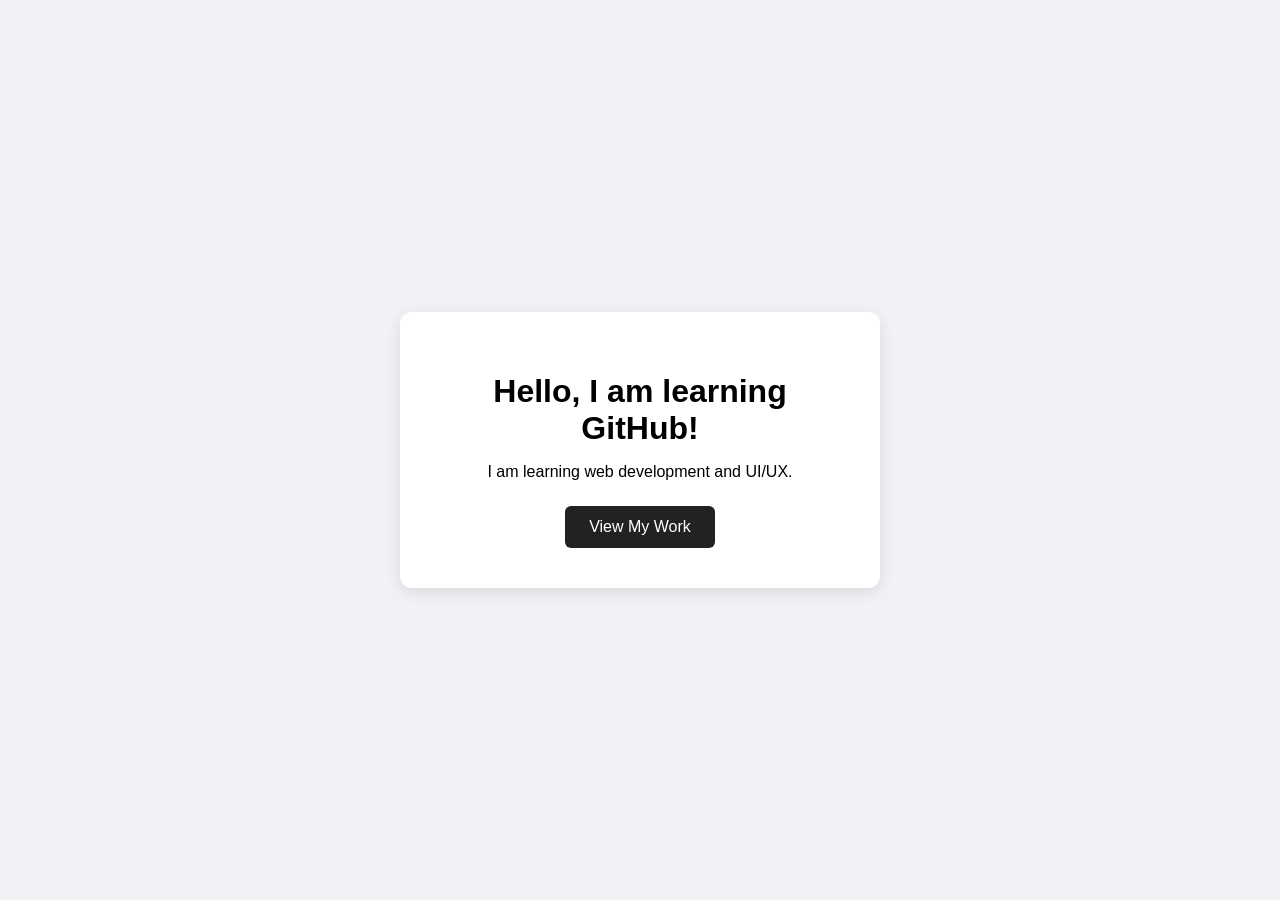
<file: index.html>
<!DOCTYPE html>
<html>
<head>
    <title>My First Project</title>
    <link rel="stylesheet" href="style.css">
</head>

<body>

    <div class="card">
        <h1>Hello, I am learning GitHub!</h1>

        <p>I am learning web development and UI/UX.</p>

        <a href="projects.html">View My Work</a>
    </div>

    <script src="script.js"></script>

</body>
</html>
</file>
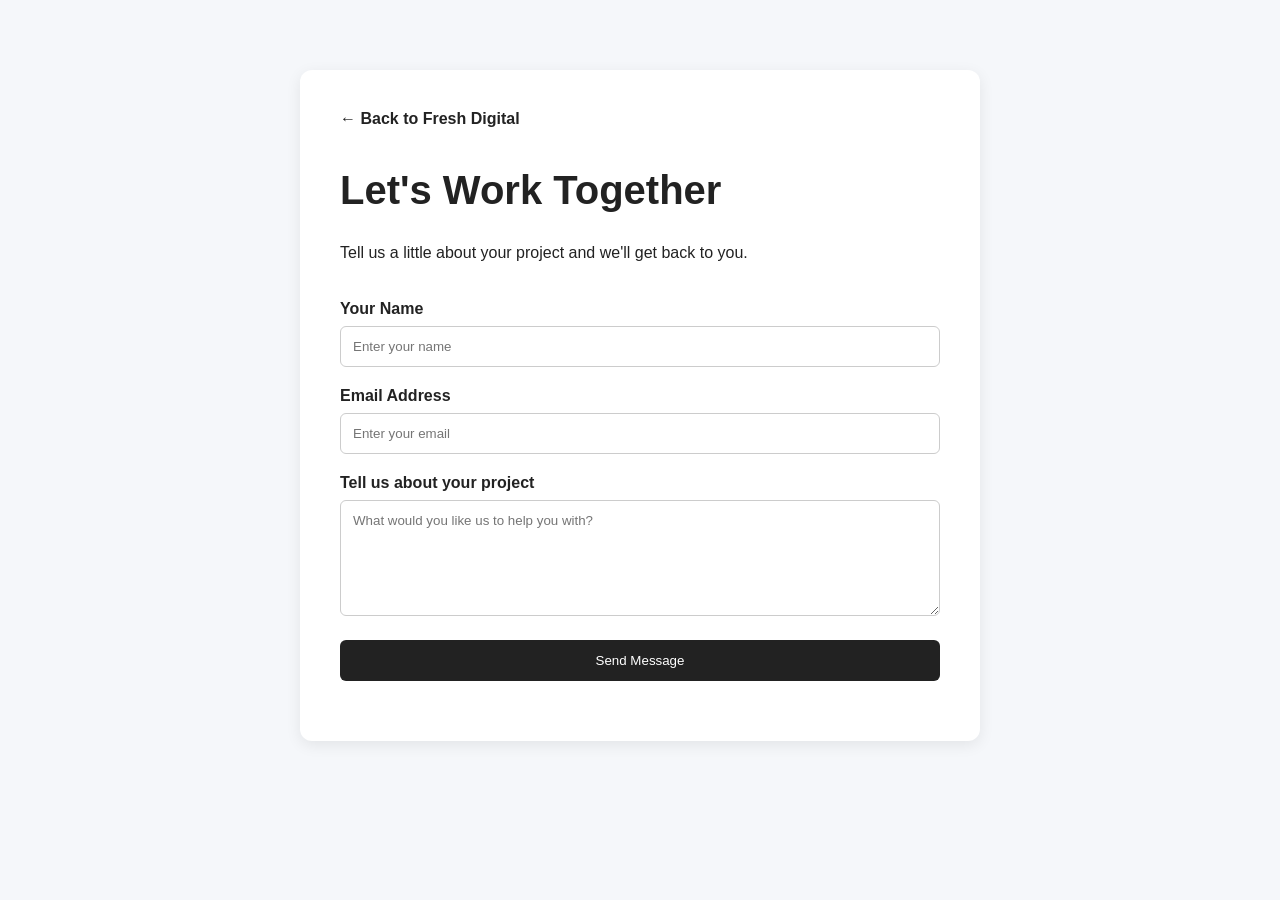
<file: contact.html>
<!DOCTYPE html>
<html lang="en">
<head>
    <meta charset="UTF-8">
    <meta name="viewport" content="width=device-width, initial-scale=1.0">

    <title>Contact Fresh Digital</title>

    <link rel="stylesheet" href="contact-style.css">
</head>

<body>

    <div class="contact-page">

        <a href="work.html" class="back-link">← Back to Fresh Digital</a>

        <h1>Let's Work Together</h1>

        <p>
            Tell us a little about your project and we'll get back to you.
        </p>

        <form id="contact-form">

            <label for="name">Your Name</label>
            <input
                type="text"
                id="name"
                placeholder="Enter your name"
                required
            >

            <label for="email">Email Address</label>
            <input
                type="email"
                id="email"
                placeholder="Enter your email"
                required
            >

            <label for="project">Tell us about your project</label>
            <textarea
                id="project"
                rows="6"
                placeholder="What would you like us to help you with?"
                required
            ></textarea>

            <button type="submit">Send Message</button>

        </form>

        <p id="message"></p>

    </div>

    <script src="script.js"></script>

</body>
</html>
</file>
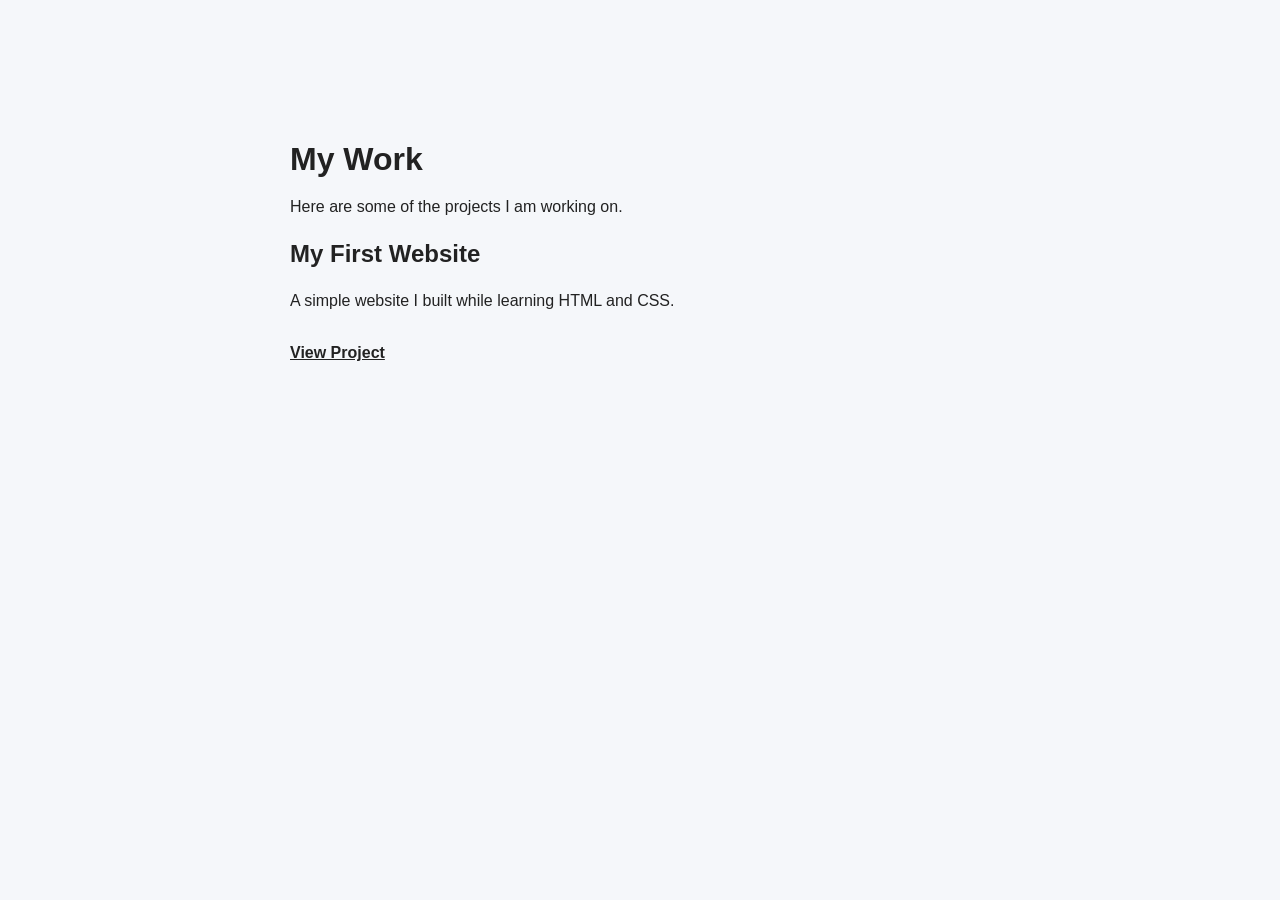
<file: projects.html>
<!DOCTYPE html>
<html>
<head>
    <title>My Projects</title>
    <link rel="stylesheet" href="projects-style.css">
</head>

<body>

    <div class="projects">
        <h1>My Work</h1>

        <p>Here are some of the projects I am working on.</p>

        <h2>My First Website</h2>

        <p>A simple website I built while learning HTML and CSS.</p>

        <a href="work.html">View Project</a>
    </div>

</body>
</html>
</file>
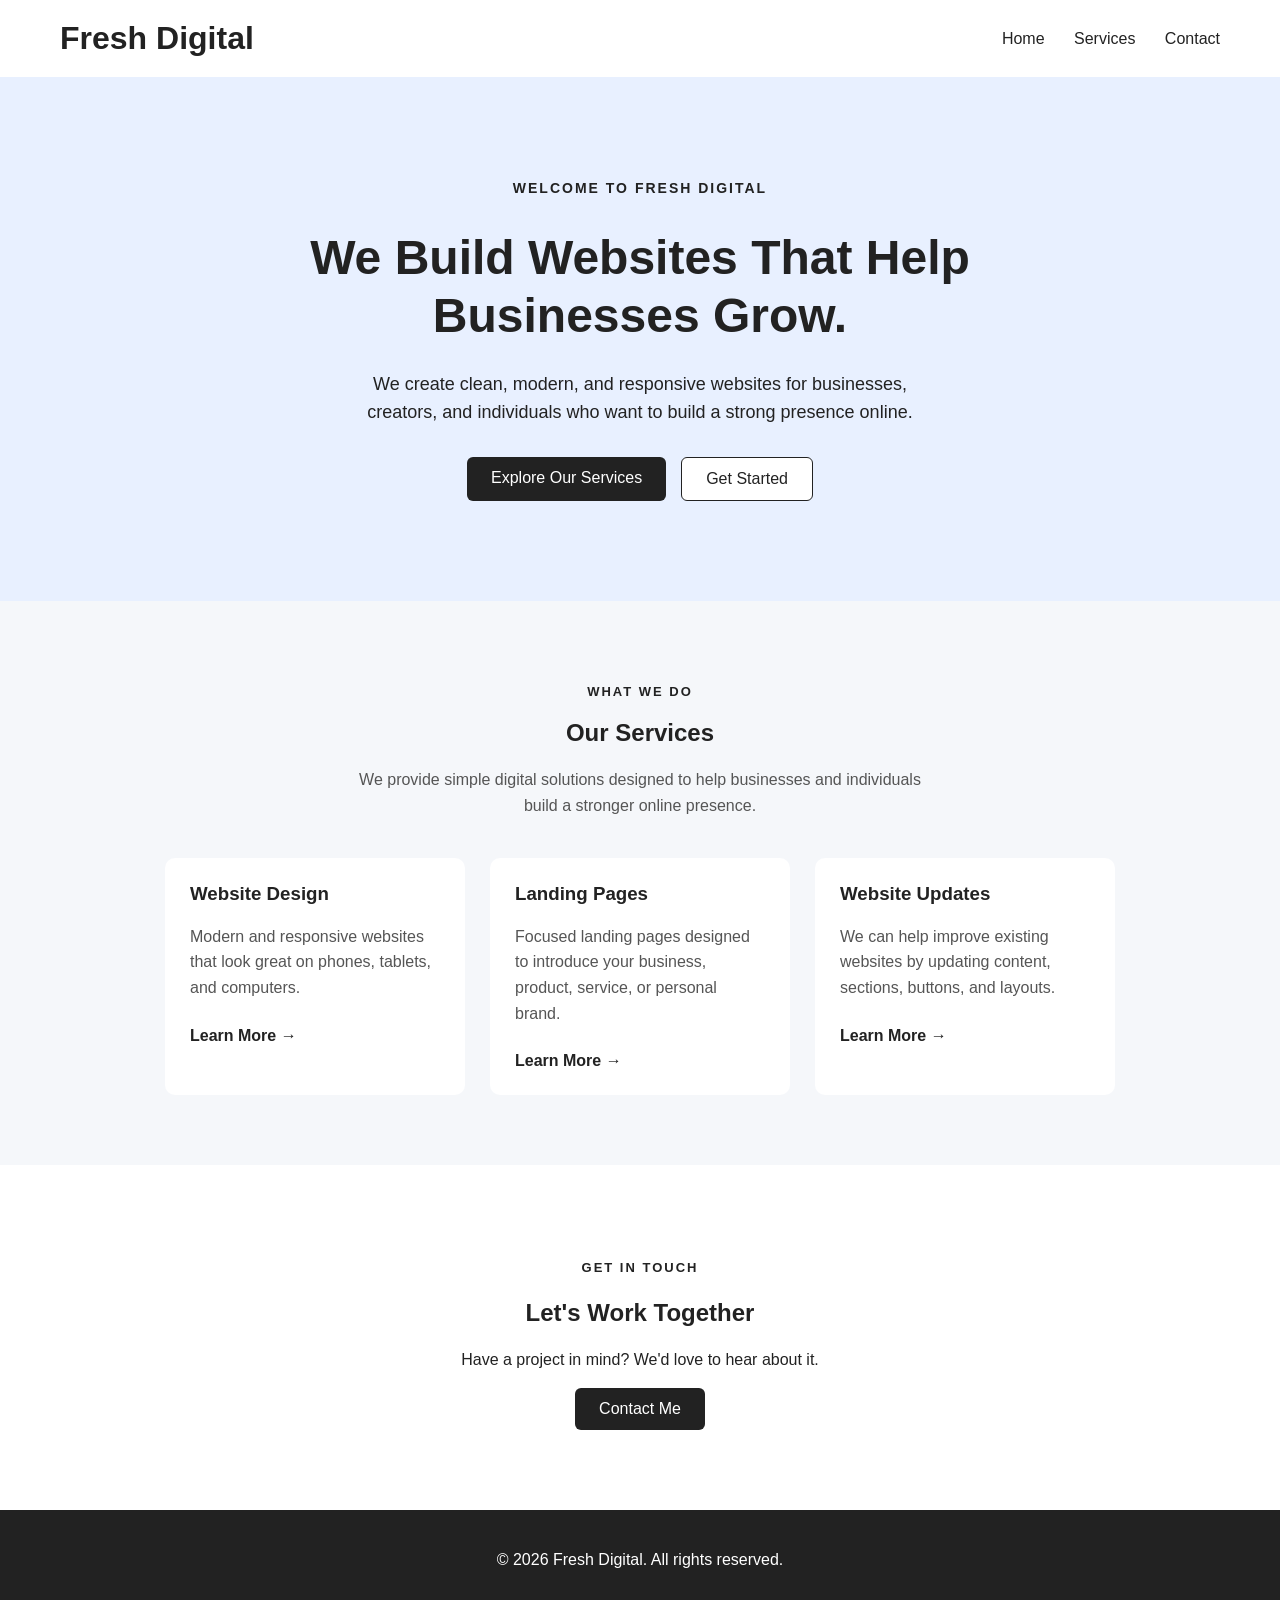
<file: work.html>
<!DOCTYPE html>
<html lang="en">

<head>
    <meta charset="UTF-8">
    <meta name="viewport" content="width=device-width, initial-scale=1.0">

    <title>Fresh Digital</title>

    <link rel="stylesheet" href="work-style.css">
</head>

<body>

    <header>
        <h1>Fresh Digital</h1>

        <nav>
            <a href="work.html">Home</a>
            <a href="#services">Services</a>
            <a href="contact.html">Contact</a>
        </nav>
    </header>


    <main>

        <!-- Hero Section -->

        <section class="hero">

            <div class="hero-content">

                <p class="hero-label">
                    WELCOME TO FRESH DIGITAL
                </p>

                <h2>
                    We Build Websites That Help Businesses Grow.
                </h2>

                <p class="hero-text">
                    We create clean, modern, and responsive websites for
                    businesses, creators, and individuals who want to build
                    a strong presence online.
                </p>

                <div class="hero-buttons">

                    <a href="#services" class="button">
                        Explore Our Services
                    </a>

                    <a href="contact.html" class="button secondary-button">
                        Get Started
                    </a>

                </div>

            </div>

        </section>


        <!-- Services Section -->

        <section id="services">

            <p class="section-label">
                WHAT WE DO
            </p>

            <h2>
                Our Services
            </h2>

            <p class="section-intro">
                We provide simple digital solutions designed to help
                businesses and individuals build a stronger online presence.
            </p>


            <div class="services">

                <div class="service-card">

                    <h3>
                        Website Design
                    </h3>

                    <p>
                        Modern and responsive websites that look great
                        on phones, tablets, and computers.
                    </p>

                    <a href="contact.html">
                        Learn More →
                    </a>

                </div>


                <div class="service-card">

                    <h3>
                        Landing Pages
                    </h3>

                    <p>
                        Focused landing pages designed to introduce your
                        business, product, service, or personal brand.
                    </p>

                    <a href="contact.html">
                        Learn More →
                    </a>

                </div>


                <div class="service-card">

                    <h3>
                        Website Updates
                    </h3>

                    <p>
                        We can help improve existing websites by updating
                        content, sections, buttons, and layouts.
                    </p>

                    <a href="contact.html">
                        Learn More →
                    </a>

                </div>

            </div>

        </section>


        <!-- Contact Call To Action -->

        <section class="contact">

            <p class="section-label">
                GET IN TOUCH
            </p>

            <h2>
                Let's Work Together
            </h2>

            <p>
                Have a project in mind? We'd love to hear about it.
            </p>

            <a href="contact.html" class="button">
                Contact Me
            </a>

        </section>

    </main>


    <footer>

        <p>
            © 2026 Fresh Digital. All rights reserved.
        </p>

    </footer>


</body>
</html>
</file>
<file: style.css>
body {
    margin: 0;
    min-height: 100vh;
    display: flex;
    justify-content: center;
    align-items: center;
    font-family: Arial, sans-serif;
    background-color: #f0f2f5;
}

.card {
    width: 400px;
    padding: 40px;
    background-color: white;
    border-radius: 12px;
    text-align: center;
    box-shadow: 0 4px 15px rgba(0, 0, 0, 0.1);
}

.card h1 {
    margin-bottom: 15px;
}

.card p {
    margin-bottom: 25px;
}

.card a {
    display: inline-block;
    padding: 12px 24px;
    background-color: #222;
    color: white;
    text-decoration: none;
    border-radius: 6px;
}
</file>
<file: contact-style.css>
body {
    margin: 0;
    font-family: Arial, sans-serif;
    background-color: #f5f7fa;
    color: #222;
}

.contact-page {
    max-width: 600px;
    margin: 70px auto;
    padding: 40px;
    background-color: white;
    border-radius: 12px;
    box-shadow: 0 4px 15px rgba(0, 0, 0, 0.08);
}

.back-link {
    color: #222;
    text-decoration: none;
    font-weight: bold;
}

.contact-page h1 {
    margin-top: 40px;
    font-size: 40px;
}

.contact-page > p {
    line-height: 1.6;
}

#contact-form {
    margin-top: 35px;
}

#contact-form label {
    display: block;
    margin-bottom: 8px;
    font-weight: bold;
}

#contact-form input,
#contact-form textarea {
    width: 100%;
    padding: 12px;
    margin-bottom: 20px;
    border: 1px solid #ccc;
    border-radius: 6px;
    box-sizing: border-box;
    font-family: Arial, sans-serif;
}

#contact-form textarea {
    resize: vertical;
}

#contact-form button {
    width: 100%;
    padding: 13px;
    border: none;
    border-radius: 6px;
    background-color: #222;
    color: white;
    cursor: pointer;
}

#message {
    margin-top: 20px;
    font-weight: bold;
}
</file>
<file: projects-style.css>
body {
    margin: 0;
    font-family: Arial, sans-serif;
    background-color: #f5f7fa;
    color: #222;
}

.projects {
    max-width: 700px;
    margin: 100px auto;
    padding: 20px;
}

.projects h1 {
    margin-bottom: 10px;
}

.projects p {
    line-height: 1.6;
}

.projects a {
    display: inline-block;
    margin-top: 15px;
    color: #222;
    font-weight: bold;
}
</file>
<file: work-style.css>
body {
    margin: 0;
    font-family: Arial, sans-serif;
    color: #222;
    background-color: #f5f7fa;
}

header {
    display: flex;
    justify-content: space-between;
    align-items: center;
    padding: 20px 60px;
    background-color: white;
}

header h1 {
    margin: 0;
}

nav a {
    margin-left: 25px;
    text-decoration: none;
    color: #222;
}

.hero {
    text-align: center;
    padding: 100px 20px;
    background-color: #e8f0ff;
}

.hero h2 {
    font-size: 42px;
    margin-bottom: 20px;
}

.hero p {
    max-width: 600px;
    margin: 0 auto 30px;
    line-height: 1.6;
}

.button,
button {
    display: inline-block;
    padding: 12px 24px;
    border: none;
    border-radius: 6px;
    background-color: #222;
    color: white;
    text-decoration: none;
    cursor: pointer;
}

#services {
    padding: 70px 40px;
    text-align: center;
}

.services {
    display: flex;
    justify-content: center;
    gap: 25px;
    margin-top: 40px;
}

.service-card {
    width: 250px;
    padding: 25px;
    background-color: white;
    border-radius: 10px;
}

.contact {
    text-align: center;
    padding: 70px 20px;
    background-color: white;
}

#message {
    margin-top: 20px;
    font-weight: bold;
}

footer {
    text-align: center;
    padding: 25px;
    background-color: #222;
    color: white;
}
.hero-content {
    max-width: 800px;
    margin: 0 auto;
}

.hero-label {
    font-size: 14px;
    font-weight: bold;
    letter-spacing: 2px;
    margin-bottom: 20px;
}

.hero h2 {
    font-size: 48px;
    line-height: 1.2;
    margin: 0 auto 25px;
}

.hero-text {
    font-size: 18px;
    line-height: 1.7;
}

.hero-buttons {
    display: flex;
    justify-content: center;
    gap: 15px;
    margin-top: 30px;
}

.secondary-button {
    background-color: white;
    color: #222;
    border: 1px solid #222;
}
.section-label {
    font-size: 13px;
    font-weight: bold;
    letter-spacing: 2px;
    margin-bottom: 10px;
}

.section-intro {
    max-width: 600px;
    margin: 0 auto;
    line-height: 1.6;
    color: #555;
}

.service-card {
    text-align: left;
    transition: transform 0.2s;
}

.service-card:hover {
    transform: translateY(-5px);
}

.service-card h3 {
    margin-top: 0;
}

.service-card p {
    line-height: 1.6;
    color: #555;
}

.service-card a {
    display: inline-block;
    margin-top: 10px;
    color: #222;
    font-weight: bold;
    text-decoration: none;
}
.contact {
    text-align: center;
    padding: 80px 20px;
    background-color: white;
}

.contact > p {
    line-height: 1.6;
}

#contact-form {
    max-width: 500px;
    margin: 40px auto 0;
    text-align: left;
}

#contact-form label {
    display: block;
    margin-bottom: 8px;
    font-weight: bold;
}

#contact-form input,
#contact-form textarea {
    width: 100%;
    padding: 12px;
    margin-bottom: 20px;
    border: 1px solid #ccc;
    border-radius: 6px;
    font-family: Arial, sans-serif;
    box-sizing: border-box;
}

#contact-form textarea {
    resize: vertical;
}

#contact-form button {
    width: 100%;
}

#message {
    margin-top: 20px;
    font-weight: bold;
}
</file>
